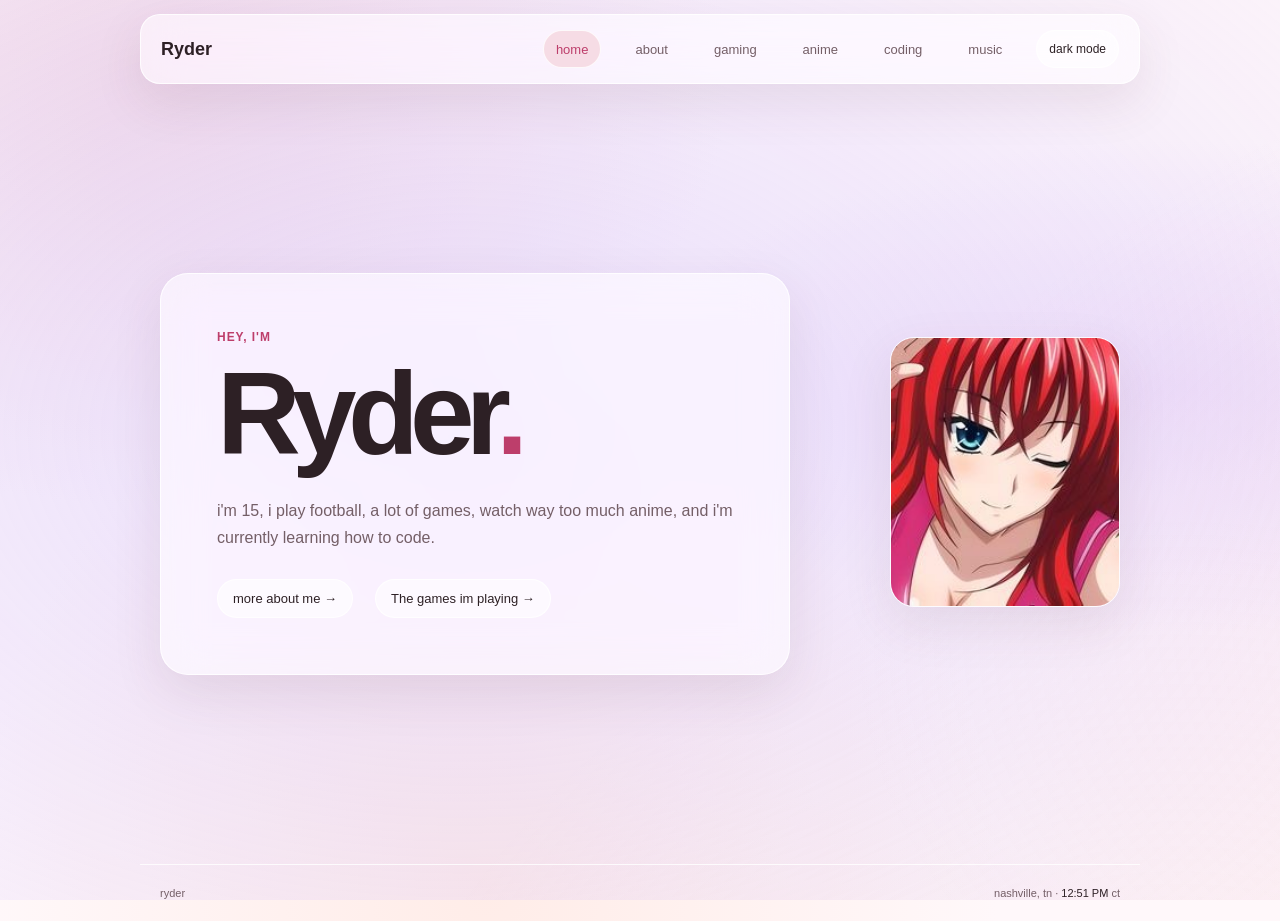
<file: index.html>
<!DOCTYPE html>
<html lang="en">

<head>
    <meta charset="UTF-8">
    <meta name="viewport" content="width=device-width, initial-scale=1.0">
    <meta name="theme-color" content="#fff8fa">
    <meta name="description" content="I'm Ryder. I play football, games, watch anime, and I'm learning to code.">

    <title>Ryder</title>

    <link rel="stylesheet" href="style.css">
    <link rel="icon" href="favicon.svg" type="image/svg+xml">
    <script src="script.js" defer></script>
</head>

<body>

<a class="skip-link" href="#main-content">skip to content</a>

<header>

    <a class="logo" href="index.html">Ryder</a>

    <nav aria-label="Main navigation">
        <a class="active" href="index.html" aria-current="page">home</a>
        <a href="about.html">about</a>
        <a href="gaming.html">gaming</a>
        <a href="anime.html">anime</a>
        <a href="coding.html">coding</a>
        <a href="music.html">music</a>
        <button class="theme-toggle" type="button" aria-label="Switch to dark theme" aria-pressed="false">dark mode</button>
    </nav>

</header>


<main class="home" id="main-content">

    <div class="home-left">

        <p class="muted">hey, i'm</p>

        <h1>Ryder<span>.</span></h1>

        <p class="home-text">
            i'm 15, i play football, a lot of games, watch way too much
            anime, and i'm currently learning how to code.
        </p>

        <div class="home-links">
            <a href="about.html">more about me →</a>
            <a href="gaming.html">The games im playing →</a>
        </div>

    </div>


    <div class="home-right">
        <img src="pfp.png" alt="Ryter" width="170" height="170">
    </div>

</main>


<footer>
    <span>ryder</span>
    <span>nashville, tn · <time class="local-time" id="local-time" datetime="">--:--</time> ct</span>
</footer>

</body>
</html>
</file>
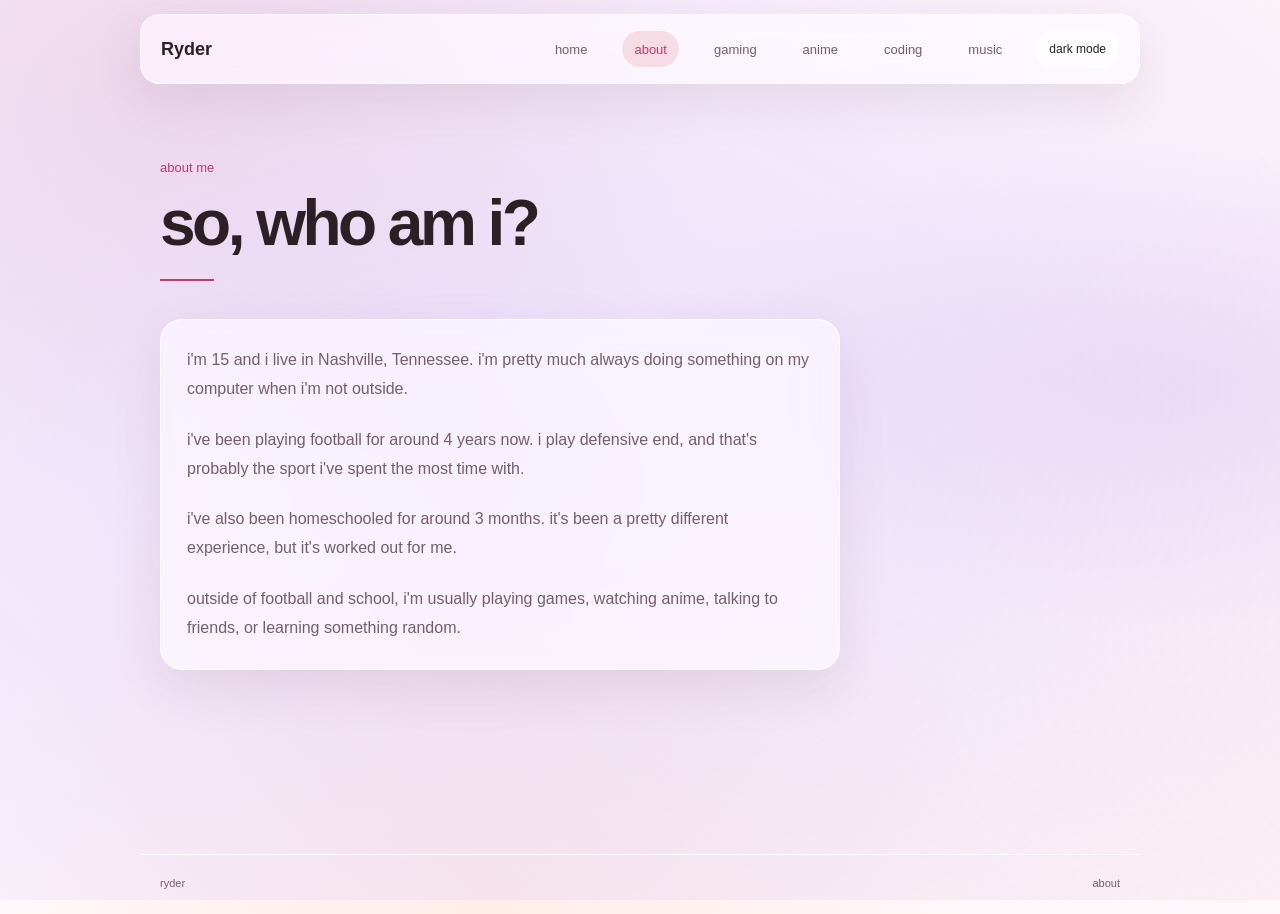
<file: about.html>
<!DOCTYPE html>
<html lang="en">

<head>
    <meta charset="UTF-8">
    <meta name="viewport" content="width=device-width, initial-scale=1.0">
    <meta name="theme-color" content="#fff8fa">
    <meta name="description" content="A little more about Ryder, life in Nashville, football, school, and what I do for fun.">

    <title>About — Ryder</title>

    <link rel="stylesheet" href="style.css">
    <link rel="icon" href="favicon.svg" type="image/svg+xml">
    <script src="script.js" defer></script>
</head>

<body>

<a class="skip-link" href="#main-content">skip to content</a>

<header>

    <a class="logo" href="index.html">Ryder</a>

    <nav aria-label="Main navigation">
    <a href="index.html">home</a>
    <a class="active" href="about.html" aria-current="page">about</a>
    <a href="gaming.html">gaming</a>
    <a href="anime.html">anime</a>
    <a href="coding.html">coding</a>
    <a href="music.html">music</a>
    <button class="theme-toggle" type="button" aria-label="Switch to dark theme" aria-pressed="false">dark mode</button>
</nav>

</header>


<main class="page" id="main-content">

    <p class="page-label">about me</p>

    <h1>so, who am i?</h1>


    <div class="content">

        <p>
            i'm 15 and i live in Nashville, Tennessee. i'm pretty much
            always doing something on my computer when i'm not outside.
        </p>

        <p>
            i've been playing football for around 4 years now. i play
            defensive end, and that's probably the sport i've spent
            the most time with.
        </p>

        <p>
            i've also been homeschooled for around 3 months. it's been
            a pretty different experience, but it's worked out for me.
        </p>

        <p>
            outside of football and school, i'm usually playing games,
            watching anime, talking to friends, or learning something
            random.
        </p>

    </div>


    

</main>


<footer>
    <span>ryder</span>
    <span>about</span>
</footer>

</body>
</html>
</file>
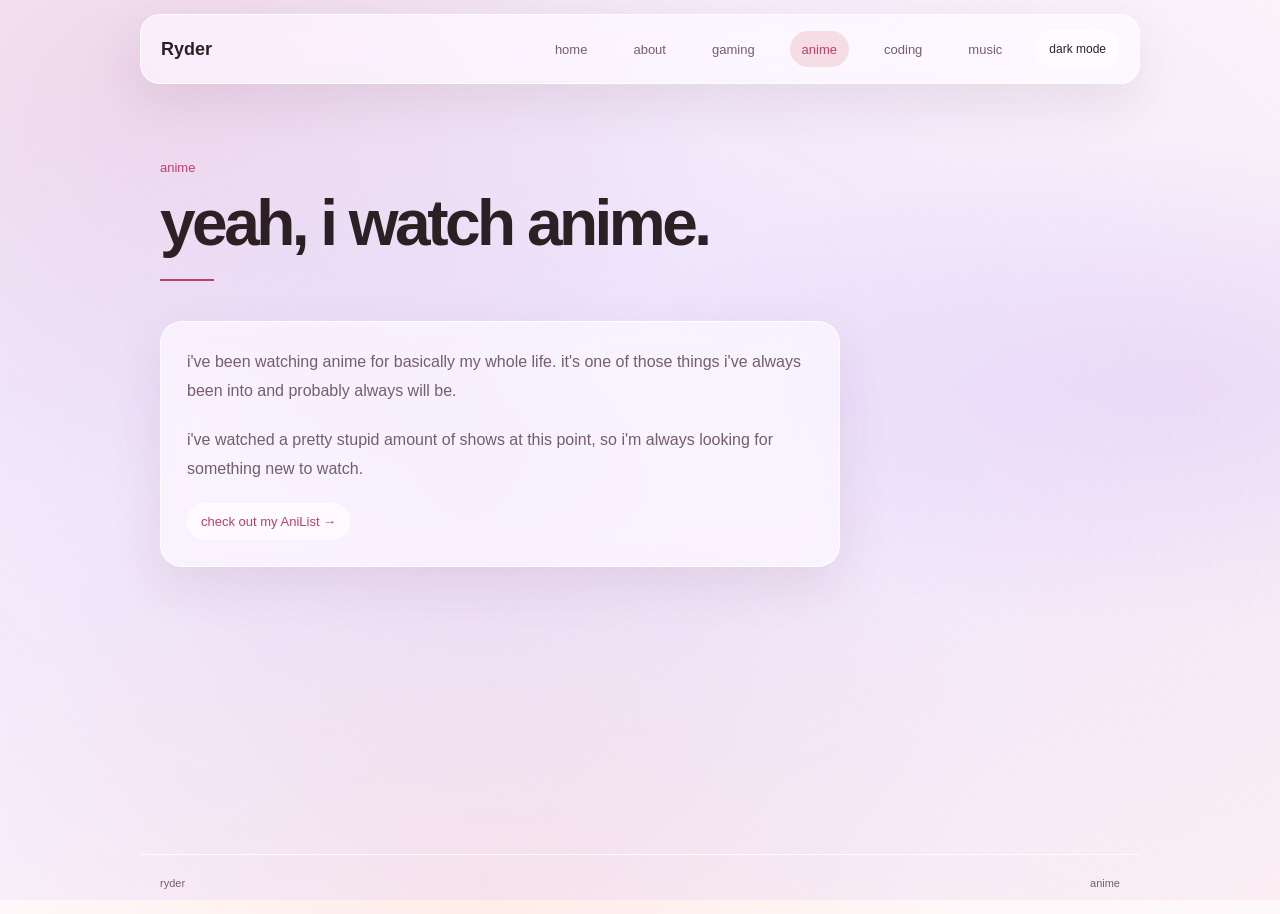
<file: anime.html>
<!DOCTYPE html>
<html lang="en">

<head>
    <meta charset="UTF-8">
    <meta name="viewport" content="width=device-width, initial-scale=1.0">
    <meta name="theme-color" content="#fff8fa">
    <meta name="description" content="Ryder's anime page, with a link to his AniList profile.">

    <title>Anime — Ryder</title>

    <link rel="stylesheet" href="style.css">
    <link rel="icon" href="favicon.svg" type="image/svg+xml">
    <script src="script.js" defer></script>
</head>

<body>

<a class="skip-link" href="#main-content">skip to content</a>

<header>

    <a class="logo" href="index.html">Ryder</a>

    <nav aria-label="Main navigation">
    <a href="index.html">home</a>
    <a href="about.html">about</a>
    <a href="gaming.html">gaming</a>
    <a class="active" href="anime.html" aria-current="page">anime</a>
    <a href="coding.html">coding</a>
    <a href="music.html">music</a>
    <button class="theme-toggle" type="button" aria-label="Switch to dark theme" aria-pressed="false">dark mode</button>
</nav>

</header>


<main class="page anime-page" id="main-content">

    <p class="page-label">anime</p>

    <h1>yeah, i watch anime.</h1>


    <div class="anime-content">

        <div class="anime-text">

            <p>
                i've been watching anime for basically my whole life.
                it's one of those things i've always been into and
                probably always will be.
            </p>

            <p>
                i've watched a pretty stupid amount of shows at this
                point, so i'm always looking for something new to watch.
            </p>

            <a
                class="external-link"
                href="https://anilist.co/user/ryter/"
                target="_blank"
                rel="noopener noreferrer"
            >
                check out my AniList →
            </a>

        </div>

    </div>

</main>


<footer>
    <span>ryder</span>
    <span>anime</span>
</footer>

</body>
</html>
</file>
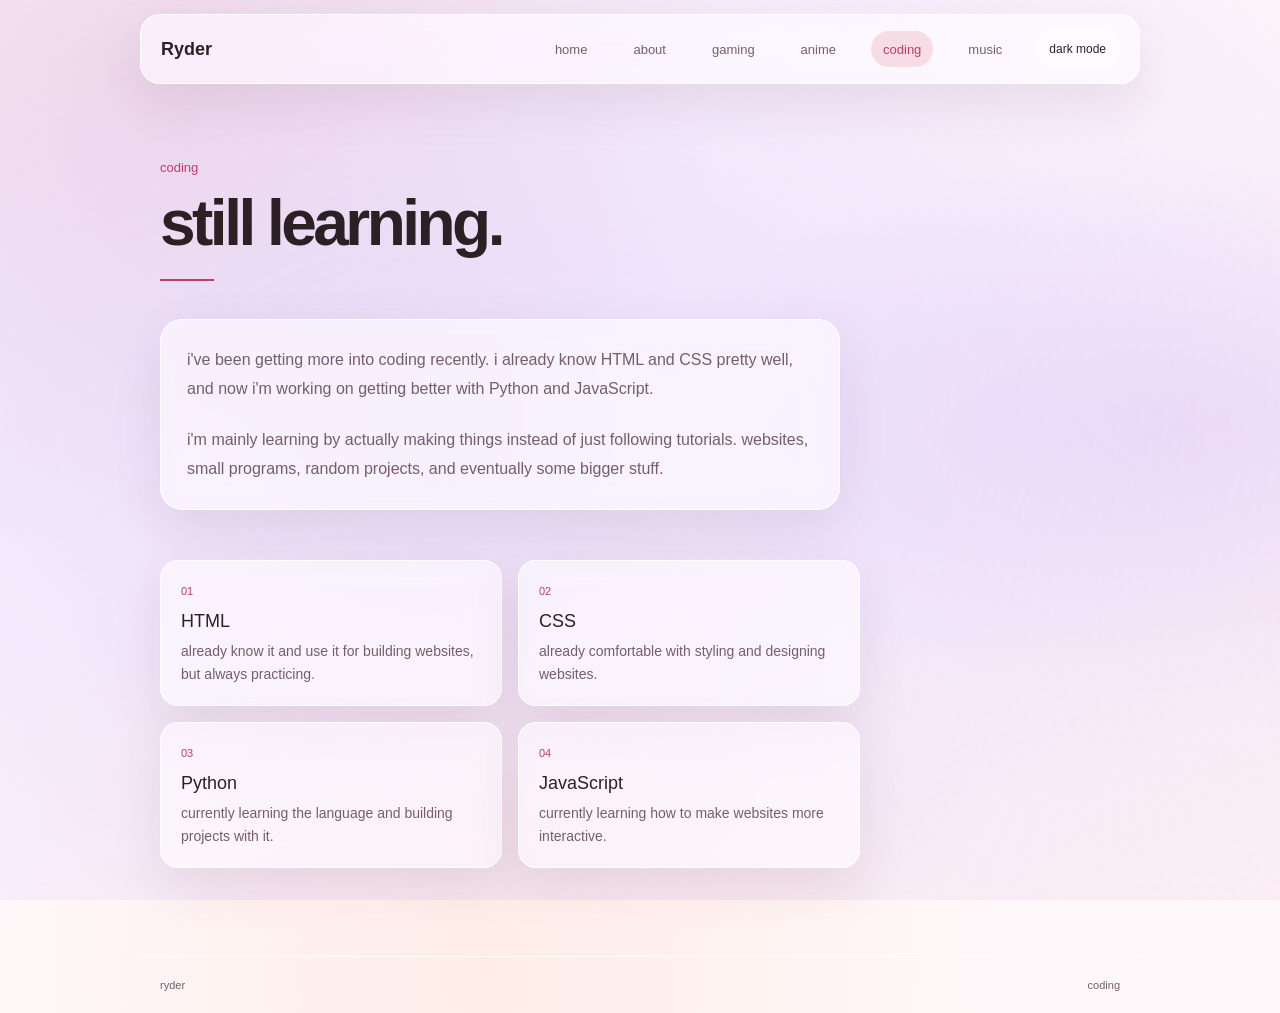
<file: coding.html>
<!DOCTYPE html>
<html lang="en">

<head>
    <meta charset="UTF-8">
    <meta name="viewport" content="width=device-width, initial-scale=1.0">
    <meta name="theme-color" content="#fff8fa">
    <meta name="description" content="What Ryder is learning and making with HTML, CSS, Python, and JavaScript.">

    <title>Coding — Ryder</title>

    <link rel="stylesheet" href="style.css">
    <link rel="icon" href="favicon.svg" type="image/svg+xml">
    <script src="script.js" defer></script>
</head>

<body>

<a class="skip-link" href="#main-content">skip to content</a>

<header>

    <a class="logo" href="index.html">Ryder</a>

    <nav aria-label="Main navigation">
    <a href="index.html">home</a>
    <a href="about.html">about</a>
    <a href="gaming.html">gaming</a>
    <a href="anime.html">anime</a>
    <a class="active" href="coding.html" aria-current="page">coding</a>
    <a href="music.html">music</a>
    <button class="theme-toggle" type="button" aria-label="Switch to dark theme" aria-pressed="false">dark mode</button>
</nav>

</header>


<main class="page" id="main-content">

    <p class="page-label">coding</p>

    <h1>still learning.</h1>


    <div class="content">

        <p>
            i've been getting more into coding recently. i already know
            HTML and CSS pretty well, and now i'm working on getting
            better with Python and JavaScript.
        </p>

        <p>
            i'm mainly learning by actually making things instead of
            just following tutorials. websites, small programs, random
            projects, and eventually some bigger stuff.
        </p>

    </div>


    <div class="languages">

        <div>
            <span>01</span>
            <strong>HTML</strong>
            <p>
                already know it and use it for building websites, but always practicing.
            </p>
        </div>

        <div>
            <span>02</span>
            <strong>CSS</strong>
            <p>
                already comfortable with styling and designing websites.
            </p>
        </div>

        <div>
            <span>03</span>
            <strong>Python</strong>
            <p>
                currently learning the language and building projects with it.
            </p>
        </div>

        <div>
            <span>04</span>
            <strong>JavaScript</strong>
            <p>
                currently learning how to make websites more interactive.
            </p>
        </div>

    </div>

</main>


<footer>
    <span>ryder</span>
    <span>coding</span>
</footer>

</body>
</html>
</file>
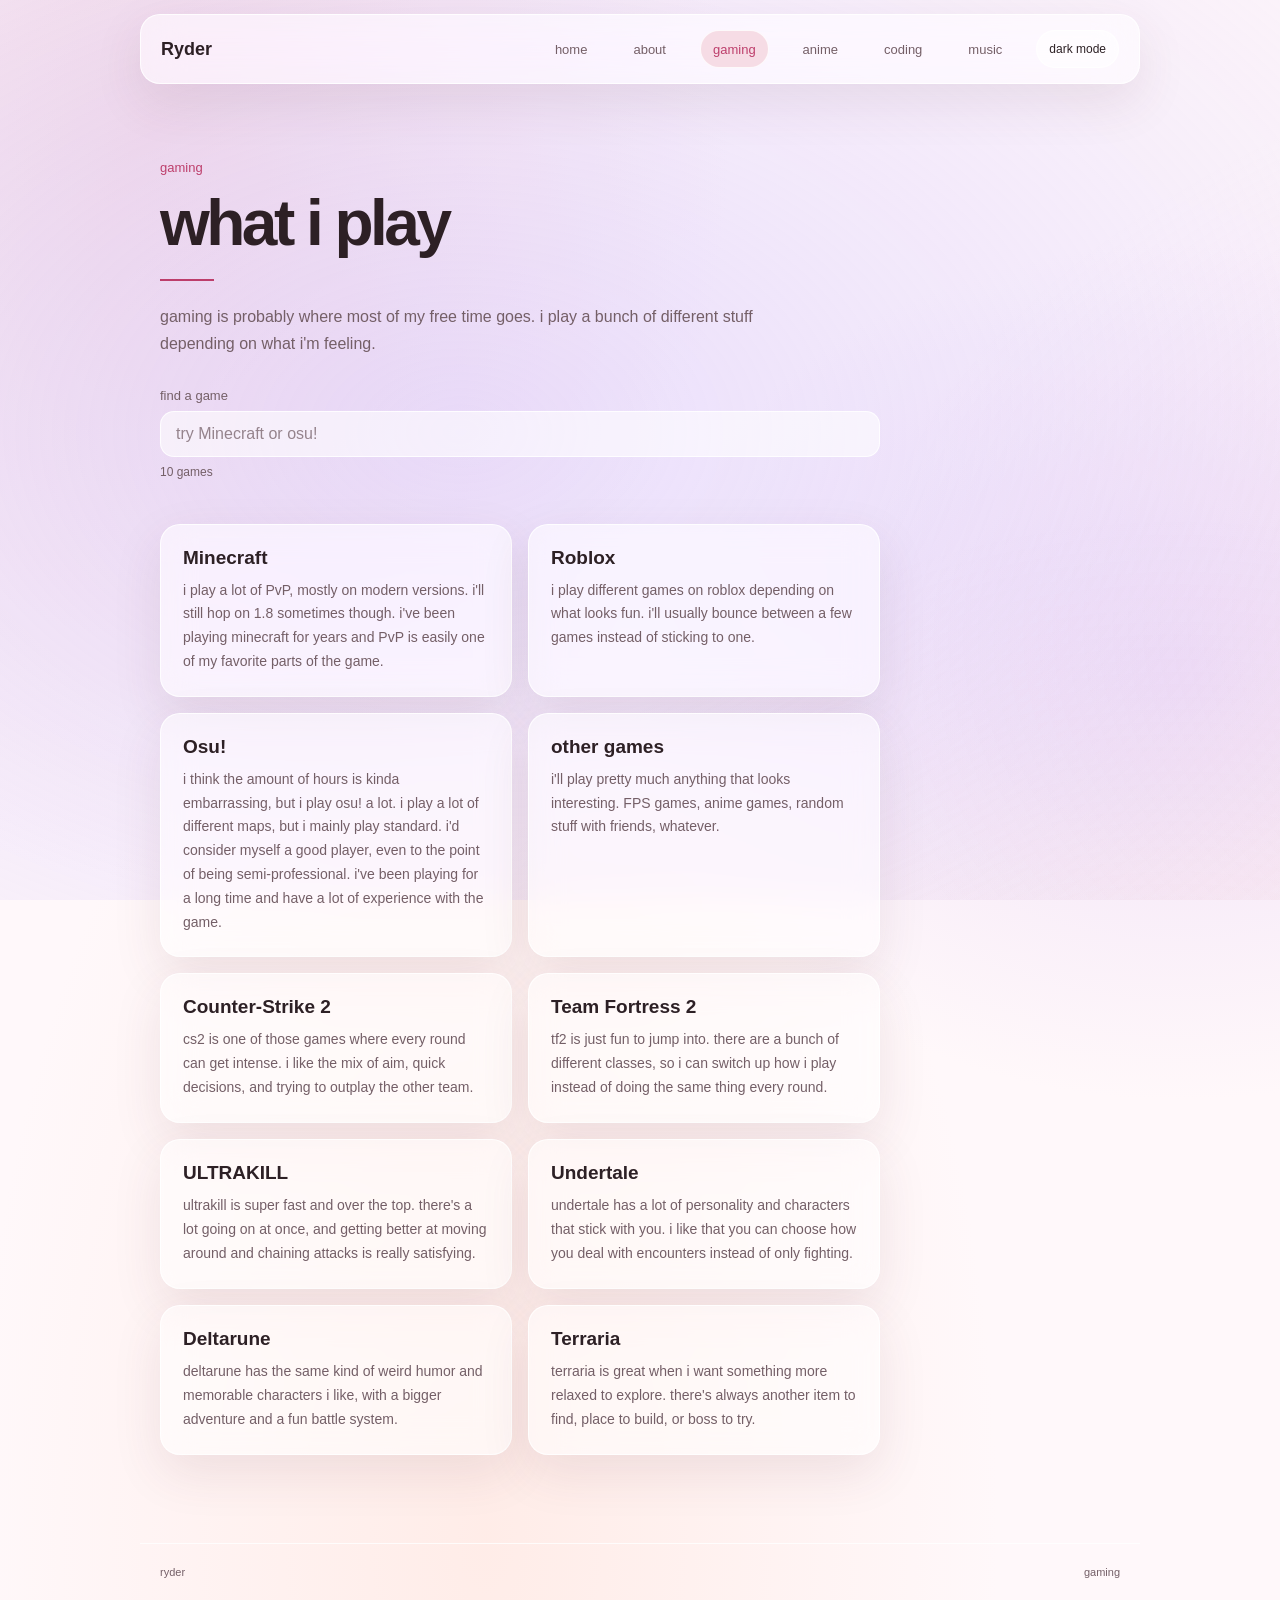
<file: gaming.html>
<!DOCTYPE html>
<html lang="en">

<head>
    <meta charset="UTF-8">
    <meta name="viewport" content="width=device-width, initial-scale=1.0">
    <meta name="theme-color" content="#fff8fa">
    <meta name="description" content="The games Ryder plays, including Minecraft, Roblox, osu!, and whatever friends are into.">

    <title>Gaming — Ryder</title>

    <link rel="stylesheet" href="style.css">
    <link rel="icon" href="favicon.svg" type="image/svg+xml">
    <script src="script.js" defer></script>
</head>

<body>

<a class="skip-link" href="#main-content">skip to content</a>

<header>

    <a class="logo" href="index.html">Ryder</a>

    <nav aria-label="Main navigation">
    <a href="index.html">home</a>
    <a href="about.html">about</a>
    <a class="active" href="gaming.html" aria-current="page">gaming</a>
    <a href="anime.html">anime</a>
    <a href="coding.html">coding</a>
    <a href="music.html">music</a>
    <button class="theme-toggle" type="button" aria-label="Switch to dark theme" aria-pressed="false">dark mode</button>
</nav>

</header>


<main class="page" id="main-content">

    <p class="page-label">gaming</p>

    <h1>what i play</h1>

    <p class="page-intro">
        gaming is probably where most of my free time goes.
        i play a bunch of different stuff depending on what i'm feeling.
    </p>

    <div class="game-search">
        <label for="game-search-input">find a game</label>
        <input id="game-search-input" type="search" autocomplete="off" placeholder="try Minecraft or osu!">
        <p id="game-search-count" aria-live="polite">10 games</p>
    </div>

    <div class="game-list">

        <div class="game">

            <div class="game-title">
                <h2>Minecraft</h2>
            </div>

            <p>
                i play a lot of PvP, mostly on modern versions.
                i'll still hop on 1.8 sometimes though. i've been
                playing minecraft for years and PvP is easily one
                of my favorite parts of the game.
            </p>

        </div>


        <div class="game">

            <div class="game-title">
                <h2>Roblox</h2>
            </div>

            <p>
                i play different games on roblox depending on what
                looks fun. i'll usually bounce between a few games
                instead of sticking to one.
            </p>

        </div>


        <div class="game">

            <div class="game-title">
                <h2>Osu!</h2>
            </div>

            <p>
                i think the amount of hours is kinda embarrassing, but i play osu! a lot.
                i play a lot of different maps, but i mainly play standard. i'd consider
                myself a good player, even to the point of being semi-professional. i've
                been playing for a long time and have a lot of experience with the game.
            </p>

        </div>


        <div class="game">

            <div class="game-title">
                <h2>other games</h2>
            </div>

            <p>
                i'll play pretty much anything that looks interesting.
                FPS games, anime games, random stuff with friends,
                whatever.
            </p>

        </div>

        <div class="game">

            <div class="game-title">
                <h2>Counter-Strike 2</h2>
            </div>

            <p>
                cs2 is one of those games where every round can get
                intense. i like the mix of aim, quick decisions, and
                trying to outplay the other team.
            </p>

        </div>


        <div class="game">

            <div class="game-title">
                <h2>Team Fortress 2</h2>
            </div>

            <p>
                tf2 is just fun to jump into. there are a bunch of
                different classes, so i can switch up how i play
                instead of doing the same thing every round.
            </p>

        </div>


        <div class="game">

            <div class="game-title">
                <h2>ULTRAKILL</h2>
            </div>

            <p>
                ultrakill is super fast and over the top. there's a
                lot going on at once, and getting better at moving
                around and chaining attacks is really satisfying.
            </p>

        </div>


        <div class="game">

            <div class="game-title">
                <h2>Undertale</h2>
            </div>

            <p>
                undertale has a lot of personality and characters
                that stick with you. i like that you can choose how
                you deal with encounters instead of only fighting.
            </p>

        </div>


        <div class="game">

            <div class="game-title">
                <h2>Deltarune</h2>
            </div>

            <p>
                deltarune has the same kind of weird humor and
                memorable characters i like, with a bigger adventure
                and a fun battle system.
            </p>

        </div>


        <div class="game">

            <div class="game-title">
                <h2>Terraria</h2>
            </div>

            <p>
                terraria is great when i want something more relaxed
                to explore. there's always another item to find,
                place to build, or boss to try.
            </p>

        </div>

    </div>

</main>


<footer>
    <span>ryder</span>
    <span>gaming</span>
</footer>

</body>
</html>
</file>
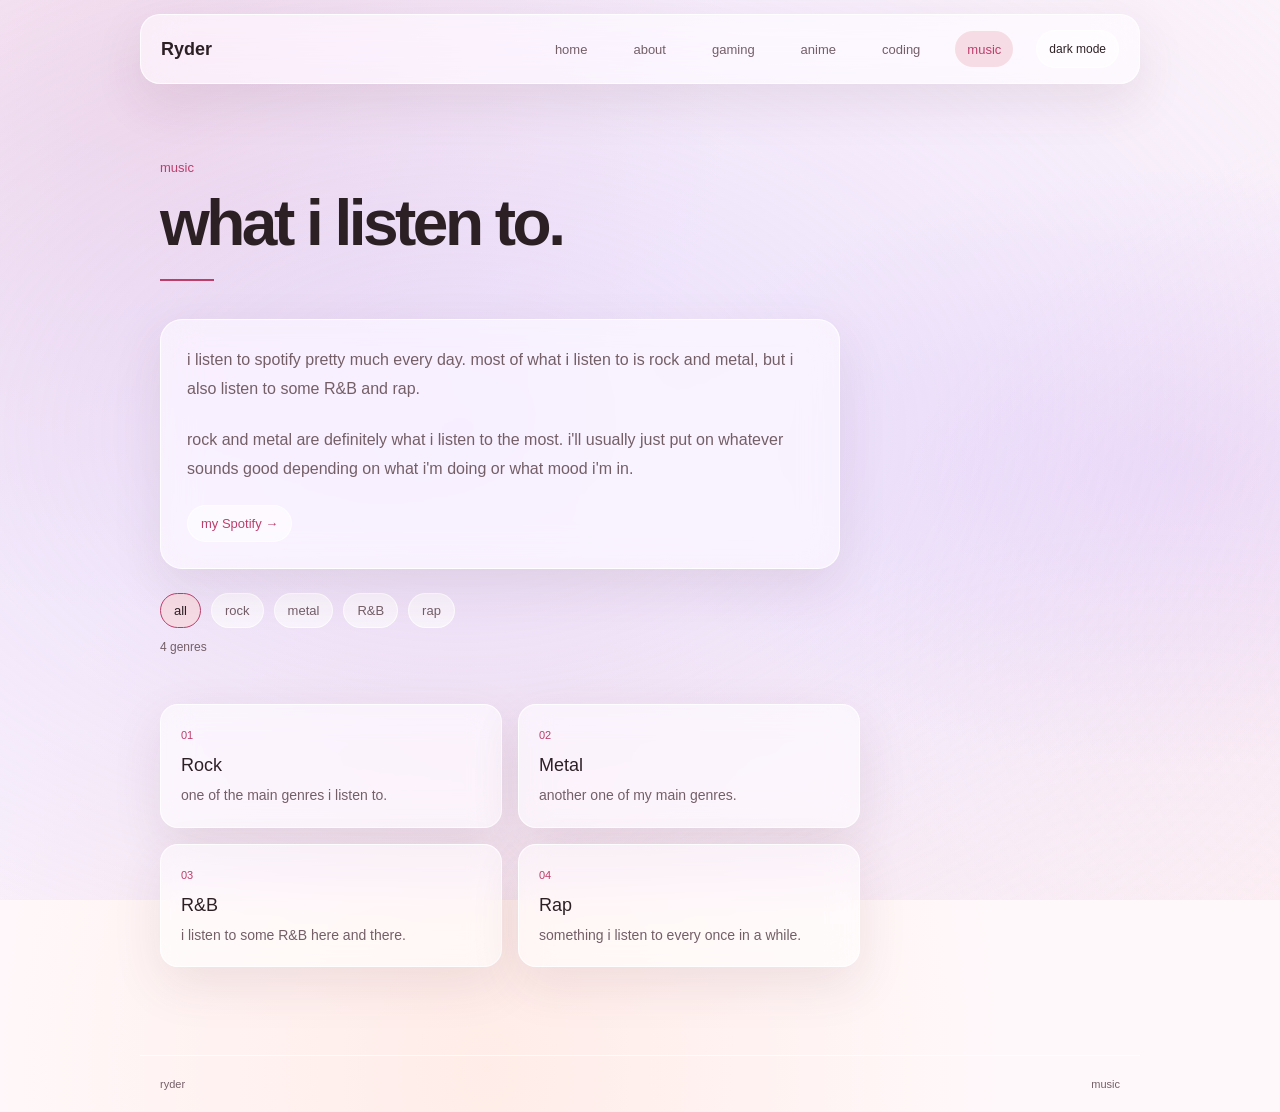
<file: music.html>
<!DOCTYPE html>
<html lang="en">

<head>
    <meta charset="UTF-8">
    <meta name="viewport" content="width=device-width, initial-scale=1.0">
    <meta name="theme-color" content="#fff8fa">
    <meta name="description" content="The music Ryder listens to, from rock and metal to R&B and rap.">

    <title>Music — Ryder</title>

    <link rel="stylesheet" href="style.css">
    <link rel="icon" href="favicon.svg" type="image/svg+xml">
    <script src="script.js" defer></script>
</head>

<body>

<a class="skip-link" href="#main-content">skip to content</a>

<header>

    <a class="logo" href="index.html">Ryder</a>

    <nav aria-label="Main navigation">
    <a href="index.html">home</a>
    <a href="about.html">about</a>
    <a href="gaming.html">gaming</a>
    <a href="anime.html">anime</a>
    <a href="coding.html">coding</a>
    <a class="active" href="music.html" aria-current="page">music</a>
    <button class="theme-toggle" type="button" aria-label="Switch to dark theme" aria-pressed="false">dark mode</button>
</nav>

</header>


<main class="page" id="main-content">

    <p class="page-label">music</p>

    <h1>what i listen to.</h1>


    <div class="content">

        <p>
            i listen to spotify pretty much every day. most of what i
            listen to is rock and metal, but i also listen to some
            R&B and rap.
        </p>

        <p>
            rock and metal are definitely what i listen to the most.
            i'll usually just put on whatever sounds good depending
            on what i'm doing or what mood i'm in.
        </p>

        <a
            class="external-link"
            href="https://open.spotify.com/user/31bovybaiimyhb63jysm3qd4grue?si=d36f7c0471ff4981"
            target="_blank"
            rel="noopener noreferrer"
        >
            my Spotify →
        </a>

    </div>


    <div class="genre-filter" role="group" aria-label="Filter music genres">
        <button type="button" data-genre-filter="all" aria-pressed="true">all</button>
        <button type="button" data-genre-filter="rock" aria-pressed="false">rock</button>
        <button type="button" data-genre-filter="metal" aria-pressed="false">metal</button>
        <button type="button" data-genre-filter="rnb" aria-pressed="false">R&amp;B</button>
        <button type="button" data-genre-filter="rap" aria-pressed="false">rap</button>
    </div>

    <p class="genre-count" id="genre-count" aria-live="polite">4 genres</p>

    <div class="languages">

        <div data-genre="rock">
            <span>01</span>
            <strong>Rock</strong>
            <p>
                one of the main genres i listen to.
            </p>
        </div>

        <div data-genre="metal">
            <span>02</span>
            <strong>Metal</strong>
            <p>
                another one of my main genres.
            </p>
        </div>

        <div data-genre="rnb">
            <span>03</span>
            <strong>R&B</strong>
            <p>
                i listen to some R&B here and there.
            </p>
        </div>

        <div data-genre="rap">
            <span>04</span>
            <strong>Rap</strong>
            <p>
                something i listen to every once in a while.
            </p>
        </div>

    </div>

</main>


<footer>
    <span>ryder</span>
    <span>music</span>
</footer>

</body>
</html>
</file>
<file: style.css>
* {
    box-sizing: border-box;
}

:root {
    --background: #fff8fa;
    --ink: #2d2025;
    --muted: #745f67;
    --line: #ead9df;
    --accent: #bd3e6b;
    --accent-soft: #f6dce5;
    --glass: rgba(255, 255, 255, 0.58);
    --glass-edge: rgba(255, 255, 255, 0.82);
    --glass-shadow: 0 18px 50px rgba(95, 46, 64, 0.1);
}

:root[data-theme="dark"] {
    color-scheme: dark;
    --background: #171216;
    --ink: #f4e8ec;
    --muted: #c4abb4;
    --line: #403038;
    --accent: #f39ab8;
    --accent-soft: #3b2630;
    --glass: rgba(39, 27, 34, 0.68);
    --glass-edge: rgba(255, 255, 255, 0.12);
    --glass-shadow: 0 18px 50px rgba(0, 0, 0, 0.22);
}

html {
    scroll-behavior: smooth;
    color-scheme: light;
}

body {
    margin: 0;
    overflow-x: hidden;
    min-height: 100vh;
    isolation: isolate;

    background:
        radial-gradient(ellipse at 12% 8%, rgba(246, 220, 229, 0.9), transparent 36rem),
        radial-gradient(ellipse at 92% 42%, rgba(234, 215, 247, 0.66), transparent 34rem),
        radial-gradient(ellipse at 38% 96%, rgba(255, 230, 222, 0.65), transparent 32rem),
        var(--background);
    color: var(--ink);

    font-family: Arial, Helvetica, sans-serif;
}

body::before {
    position: fixed;
    inset: 0;
    z-index: -1;
    background:
        radial-gradient(ellipse at 18% 24%, rgba(205, 188, 255, 0.42), transparent 44%),
        radial-gradient(ellipse at 82% 36%, rgba(255, 205, 223, 0.34), transparent 42%),
        radial-gradient(ellipse at 46% 82%, rgba(255, 221, 202, 0.3), transparent 46%);
    background-size: 200% 200%;
    animation: background-drift 32s ease-in-out infinite alternate;
    content: "";
    pointer-events: none;
}

:root[data-theme="dark"] body::before {
    opacity: 0.48;
}

@keyframes background-drift {
    from {
        background-position: 0% 0%;
    }

    to {
        background-position: 100% 100%;
    }
}

a {
    color: inherit;
}

.reading-progress {
    position: fixed;
    inset: 0 auto auto 0;
    z-index: 20;
    width: 100%;
    height: 3px;
    background: var(--accent);
    transform: scaleX(0);
    transform-origin: left center;
    pointer-events: none;
}

.back-to-top {
    position: fixed;
    right: 24px;
    bottom: 24px;
    z-index: 10;
    display: grid;
    width: 44px;
    height: 44px;
    place-items: center;
    border: 1px solid var(--glass-edge);
    border-radius: 50%;
    background: var(--glass);
    box-shadow: var(--glass-shadow);
    color: var(--ink);
    cursor: pointer;
    font: inherit;
    backdrop-filter: blur(18px);
    -webkit-backdrop-filter: blur(18px);
}

.back-to-top[hidden] {
    display: none;
}

.not-found {
    min-height: calc(100vh - 150px);
    display: grid;
    place-items: center;
}

.not-found-card {
    width: min(100%, 650px);
    padding: clamp(32px, 7vw, 72px);
    border: 1px solid var(--glass-edge);
    border-radius: 28px;
    background: var(--glass);
    box-shadow: var(--glass-shadow);
    -webkit-backdrop-filter: blur(22px) saturate(145%);
    backdrop-filter: blur(22px) saturate(145%);
}

.not-found-card h1 {
    margin: 0;
    font-size: clamp(2.5rem, 7vw, 4.5rem);
    letter-spacing: -0.06em;
}

.not-found-card > p:not(.page-label) {
    color: var(--muted);
    line-height: 1.7;
}

.not-found-link {
    display: inline-flex;
    min-height: 44px;
    align-items: center;
    margin-top: 12px;
    padding: 0 18px;
    border: 1px solid var(--glass-edge);
    border-radius: 999px;
    background: var(--accent-soft);
    color: var(--ink);
    text-decoration: none;
}


.skip-link {
    position: fixed;
    top: 12px;
    left: 12px;
    z-index: 10;
    padding: 10px 14px;
    transform: translateY(-160%);
    border: 1px solid var(--glass-edge);
    border-radius: 12px;
    background: var(--background);
    color: var(--ink);
}

.skip-link:focus {
    transform: translateY(0);
}



header {
    position: sticky;
    top: 14px;
    z-index: 5;
    width: calc(100% - 40px);
    max-width: 1000px;
    min-height: 70px;

    margin: 14px auto 0;
    padding: 12px 20px;

    display: flex;
    align-items: center;
    justify-content: space-between;

    border: 1px solid var(--glass-edge);
    border-radius: 20px;
    background: var(--glass);
    box-shadow: var(--glass-shadow);
    -webkit-backdrop-filter: blur(20px) saturate(150%);
    backdrop-filter: blur(20px) saturate(150%);
}

.logo {
    color: var(--ink);

    text-decoration: none;

    font-size: 18px;
    font-weight: bold;
}

nav {
    display: flex;
    align-items: center;
    gap: 22px;
    flex-wrap: wrap;
    justify-content: flex-end;
}

nav a {
    display: inline-flex;
    align-items: center;
    min-height: 38px;
    padding: 0 12px;
    color: var(--muted);
    text-decoration: none;
    font-size: 13px;
    transition: color 0.2s ease, border-color 0.2s ease;
}

nav a:hover,
nav a.active {
    color: var(--accent);
}

nav a.active {
    border: 1px solid var(--glass-edge);
    border-radius: 999px;
    background: var(--accent-soft);
}

.theme-toggle {
    min-height: 38px;
    padding: 0 12px;
    border: 1px solid var(--glass-edge);
    border-radius: 999px;
    background: var(--glass);
    color: var(--ink);
    font: inherit;
    font-size: 12px;
    cursor: pointer;
    transition: color 0.2s ease, background 0.2s ease, transform 0.2s ease;
}

.theme-toggle:hover {
    color: var(--accent);
    transform: translateY(-1px);
}



main {
    max-width: 1000px;

    margin: 0 auto;
    padding: 0 20px;
    scroll-margin-top: 110px;
}




.home {
    min-height: calc(100vh - 120px);

    display: flex;
    align-items: center;
    justify-content: center;

    gap: clamp(36px, 8vw, 100px);
}

.home-left {
    position: relative;
    max-width: 650px;
    padding: clamp(28px, 5vw, 56px);
    border: 1px solid var(--glass-edge);
    border-radius: 28px;
    background: var(--glass);
    box-shadow: var(--glass-shadow);
    -webkit-backdrop-filter: blur(22px) saturate(145%);
    backdrop-filter: blur(22px) saturate(145%);
}

.muted {
    margin: 0 0 12px;

    color: var(--accent);

    font-size: 12px;
    font-weight: 600;
    letter-spacing: 0.08em;
    text-transform: uppercase;
}

.home h1 {
    margin: 0;

    color: var(--ink);
    font-size: clamp(4.5rem, 10vw, 7.25rem);
    line-height: 1;

    letter-spacing: -0.075em;
}

.logo {
    letter-spacing: 0;
}

.home h1,
.page h1 {
    font-weight: 700;
    text-wrap: balance;
}

.home h1 span {
    color: var(--accent);
}

.home-text {
    max-width: 540px;

    margin: 25px 0 0;

    color: var(--muted);

    font-size: 16px;
    line-height: 1.7;
}

.home-text,
.page-intro,
.content p,
.anime-text p {
    color: var(--muted);
}

.home-links {
    display: flex;
    flex-wrap: wrap;
    gap: 22px;

    margin-top: 28px;
}

.home-links a {
    padding: 11px 15px;
    border: 1px solid var(--glass-edge);
    border-radius: 999px;
    background: var(--glass);
    color: var(--ink);

    text-decoration: none;
    font-size: 13px;

    transition: color 0.2s ease, border-color 0.2s ease, transform 0.2s ease;
}

.home-links a:hover {
    color: var(--accent);
    border-color: var(--accent);
    transform: translateY(-2px);
}

.home-right {
    position: relative;
}

.home-right img {
    position: relative;

    width: 230px;
    height: 270px;

    object-fit: cover;

    border: 1px solid var(--glass-edge);
    border-radius: 24px;
    box-shadow: var(--glass-shadow);
}




.page {
    min-height: calc(100vh - 130px);

    padding-top: 76px;
    padding-bottom: 88px;
}

.page-label {
    margin: 0 0 15px;

    color: var(--accent);

    font-size: 13px;
}

.page h1 {
    max-width: 700px;

    margin: 0;

    font-size: clamp(2.6rem, 6vw, 4rem);
    line-height: 1.05;

    letter-spacing: -0.055em;
}

.page h1::after {
    content: "";
    display: block;
    width: 54px;
    height: 2px;
    margin-top: 22px;
    background: var(--accent);
}

.page-intro {
    max-width: 650px;

    margin-top: 22px;

    color: var(--muted);

    font-size: 16px;
    line-height: 1.7;
}

.content {
    max-width: 680px;

    margin-top: 38px;
    padding: 26px;
    border: 1px solid var(--glass-edge);
    border-radius: 22px;
    background: var(--glass);
    box-shadow: var(--glass-shadow);
    -webkit-backdrop-filter: blur(18px) saturate(140%);
    backdrop-filter: blur(18px) saturate(140%);
}

.content p:last-child {
    margin-bottom: 0;
}

.content p {
    margin: 0 0 22px;

    color: var(--muted);

    font-size: 16px;
    line-height: 1.8;
}




.quick-info {
    display: grid;

    grid-template-columns: repeat(4, 1fr);

    max-width: 750px;

    margin-top: 55px;

    border-top: 1px solid var(--line);
    border-bottom: 1px solid var(--line);
}

.quick-info div {
    padding: 20px 15px;

    border-right: 1px solid var(--line);
}

.quick-info div:first-child {
    padding-left: 0;
}

.quick-info div:last-child {
    border-right: none;
}

.quick-info span {
    display: block;

    margin-bottom: 8px;

    color: var(--muted);

    font-size: 12px;
}

.quick-info strong {
    font-size: 14px;

    font-weight: normal;
}




.game-list {
    max-width: 720px;

    margin-top: 45px;
    display: grid;
    grid-template-columns: repeat(2, minmax(0, 1fr));
    gap: 16px;
}

.game-search {
    max-width: 720px;
    margin-top: 30px;
    display: grid;
    grid-template-columns: 1fr auto;
    gap: 8px 14px;
    align-items: center;
}

.game-search label {
    color: var(--muted);
    font-size: 13px;
}

.game-search input {
    grid-column: 1 / -1;
    width: 100%;
    min-height: 46px;
    padding: 0 15px;
    border: 1px solid var(--glass-edge);
    border-radius: 14px;
    background: var(--glass);
    color: var(--ink);
    font: inherit;
}

.game-search input::placeholder {
    color: var(--muted);
    opacity: 0.75;
}

.game-search input:focus-visible {
    outline: 2px solid var(--accent);
    outline-offset: 2px;
}

.game-search p {
    grid-column: 1 / -1;
    margin: 0;
    color: var(--muted);
    font-size: 12px;
}

.game {
    min-height: 150px;
    padding: 22px;
    border: 1px solid var(--glass-edge);
    border-radius: 20px;
    background: var(--glass);
    box-shadow: var(--glass-shadow);
    -webkit-backdrop-filter: blur(16px) saturate(135%);
    backdrop-filter: blur(16px) saturate(135%);
    transition: transform 0.2s ease, border-color 0.2s ease;
}

.game[hidden] {
    display: none;
}

.game:hover {
    transform: translateY(-3px);
    border-color: var(--accent);
}

.game-title {
    display: flex;

    align-items: baseline;

    gap: 12px;
}

.game h2 {
    margin: 0;

    font-size: 19px;

    color: var(--ink);
    font-weight: 600;
}

.game-title span {
    color: var(--accent);

    font-size: 11px;
}

.game p {
    max-width: 620px;

    margin: 10px 0 0;

    color: var(--muted);

    font-size: 14px;
    line-height: 1.7;
}




.anime-content {
    max-width: 680px;

    margin-top: 40px;
}

.anime-text {
    padding: 26px;
    border: 1px solid var(--glass-edge);
    border-radius: 22px;
    background: var(--glass);
    box-shadow: var(--glass-shadow);
    -webkit-backdrop-filter: blur(18px) saturate(140%);
    backdrop-filter: blur(18px) saturate(140%);
}

.anime-text p {
    margin: 0 0 20px;

    color: var(--muted);

    font-size: 16px;
    line-height: 1.8;
}

.external-link {
    color: var(--accent);
    text-decoration: none;
    font-size: 13px;
    display: inline-block;
    padding: 10px 13px;
    border: 1px solid var(--glass-edge);
    border-radius: 999px;
    background: var(--glass);
}

.external-link:hover {
    color: var(--ink);
}




.languages {
    display: grid;

    grid-template-columns: repeat(2, 1fr);

    gap: 16px;

    max-width: 700px;

    margin-top: 50px;
}

.languages div {
    padding: 20px;
    border: 1px solid var(--glass-edge);
    border-radius: 18px;
    background: var(--glass);
    box-shadow: var(--glass-shadow);
    -webkit-backdrop-filter: blur(15px) saturate(135%);
    backdrop-filter: blur(15px) saturate(135%);
    transition: transform 0.2s ease;
}

.languages [hidden] {
    display: none;
}

.languages div:hover {
    transform: translateY(-2px);
}

.languages span {
    color: var(--accent);

    font-size: 11px;
}

.languages strong {
    display: block;

    margin-top: 12px;

    color: var(--ink);

    font-size: 18px;

    font-weight: normal;
}

.languages p {
    margin: 8px 0 0;

    color: var(--muted);

    font-size: 14px;
    line-height: 1.6;
}

.genre-filter {
    display: flex;
    flex-wrap: wrap;
    gap: 10px;
    margin-top: 24px;
}

.genre-filter button {
    padding: 9px 13px;
    border: 1px solid var(--glass-edge);
    border-radius: 999px;
    background: var(--glass);
    color: var(--muted);
    font: inherit;
    font-size: 13px;
    cursor: pointer;
}

.genre-filter button[aria-pressed="true"] {
    border-color: var(--accent);
    background: var(--accent-soft);
    color: var(--ink);
}

.genre-filter button:focus-visible {
    outline: 2px solid var(--accent);
    outline-offset: 2px;
}

.genre-count {
    color: var(--muted);
    font-size: 12px;
}




footer {
    max-width: 1000px;

    margin: 0 auto;
    padding: 22px 20px;

    display: flex;
    justify-content: space-between;

    border-top: 1px solid var(--glass-edge);

    color: var(--muted);

    font-size: 11px;
}

.local-time {
    color: var(--ink);
    font-variant-numeric: tabular-nums;
}

a:focus-visible {
    outline: 2px solid var(--accent);
    outline-offset: 4px;
    border-radius: 4px;
}

@media (max-width: 700px) {

    header {
        height: auto;
        min-height: 0;
        width: calc(100% - 36px);
        padding: 12px 18px;
        align-items: flex-start;
        flex-direction: column;
        justify-content: center;
        gap: 14px;
    }

    nav {
        width: 100%;
        justify-content: flex-start;
        gap: 10px 18px;
    }

    nav a {
        font-size: 12px;
    }

    main {
        padding: 0 18px;
    }

    .home {
        min-height: auto;

        padding: 64px 0 72px;

        flex-direction: column;
        align-items: flex-start;
        gap: 38px;
    }

    .home-right img {
        width: 170px;
        height: 196px;
    }

    .home h1 {
        font-size: clamp(4rem, 17vw, 5rem);
    }

    .page {
        min-height: auto;
        padding-top: 52px;
        padding-bottom: 64px;
    }

    .page h1 {
        font-size: clamp(2.3rem, 10vw, 2.8rem);
    }

    .quick-info {
        grid-template-columns: repeat(2, 1fr);
    }

    .quick-info div {
        border-bottom: 1px solid var(--line);
    }

    .quick-info div:nth-child(2) {
        border-right: none;
    }

    .languages {
        grid-template-columns: 1fr;

        gap: 25px;
    }

    footer {
        padding: 22px 18px;
    }

    .home {
        gap: 28px;
    }

    .home-left {
        padding: 26px;
        border-radius: 22px;
    }

    .home-right img {
        width: 150px;
        height: 176px;
        border-radius: 18px;
    }

    .game-list {
        grid-template-columns: 1fr;
        gap: 12px;
    }

    .game {
        min-height: 0;
        padding: 20px;
    }

    .content {
        padding: 20px;
        border-radius: 18px;
    }

    .anime-text {
        padding: 20px;
        border-radius: 18px;
    }

    .languages div {
        padding: 18px;
    }
}

@media (prefers-reduced-motion: reduce) {
    html {
        scroll-behavior: auto;
    }

    body::before {
        animation: none;
    }

    *,
    *::before,
    *::after {
        transition-duration: 0.01ms !important;
    }
}
</file>
